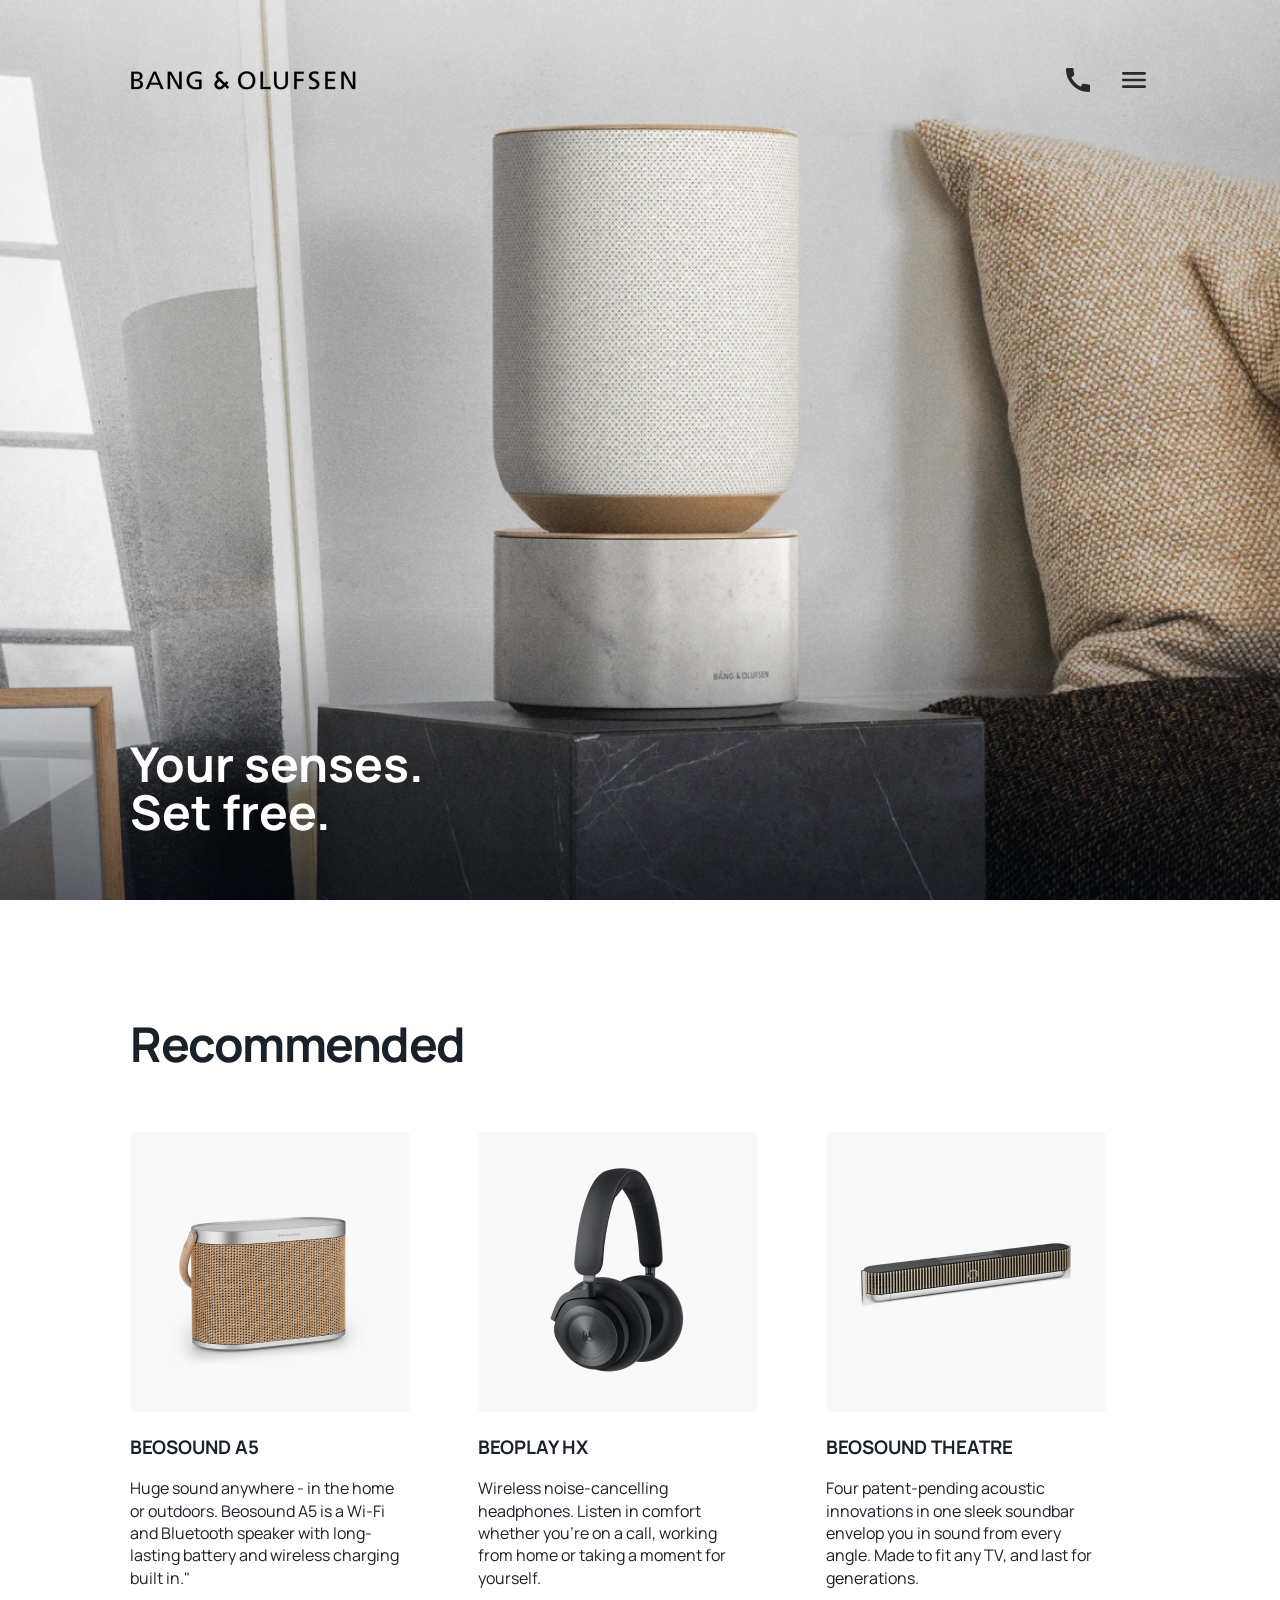
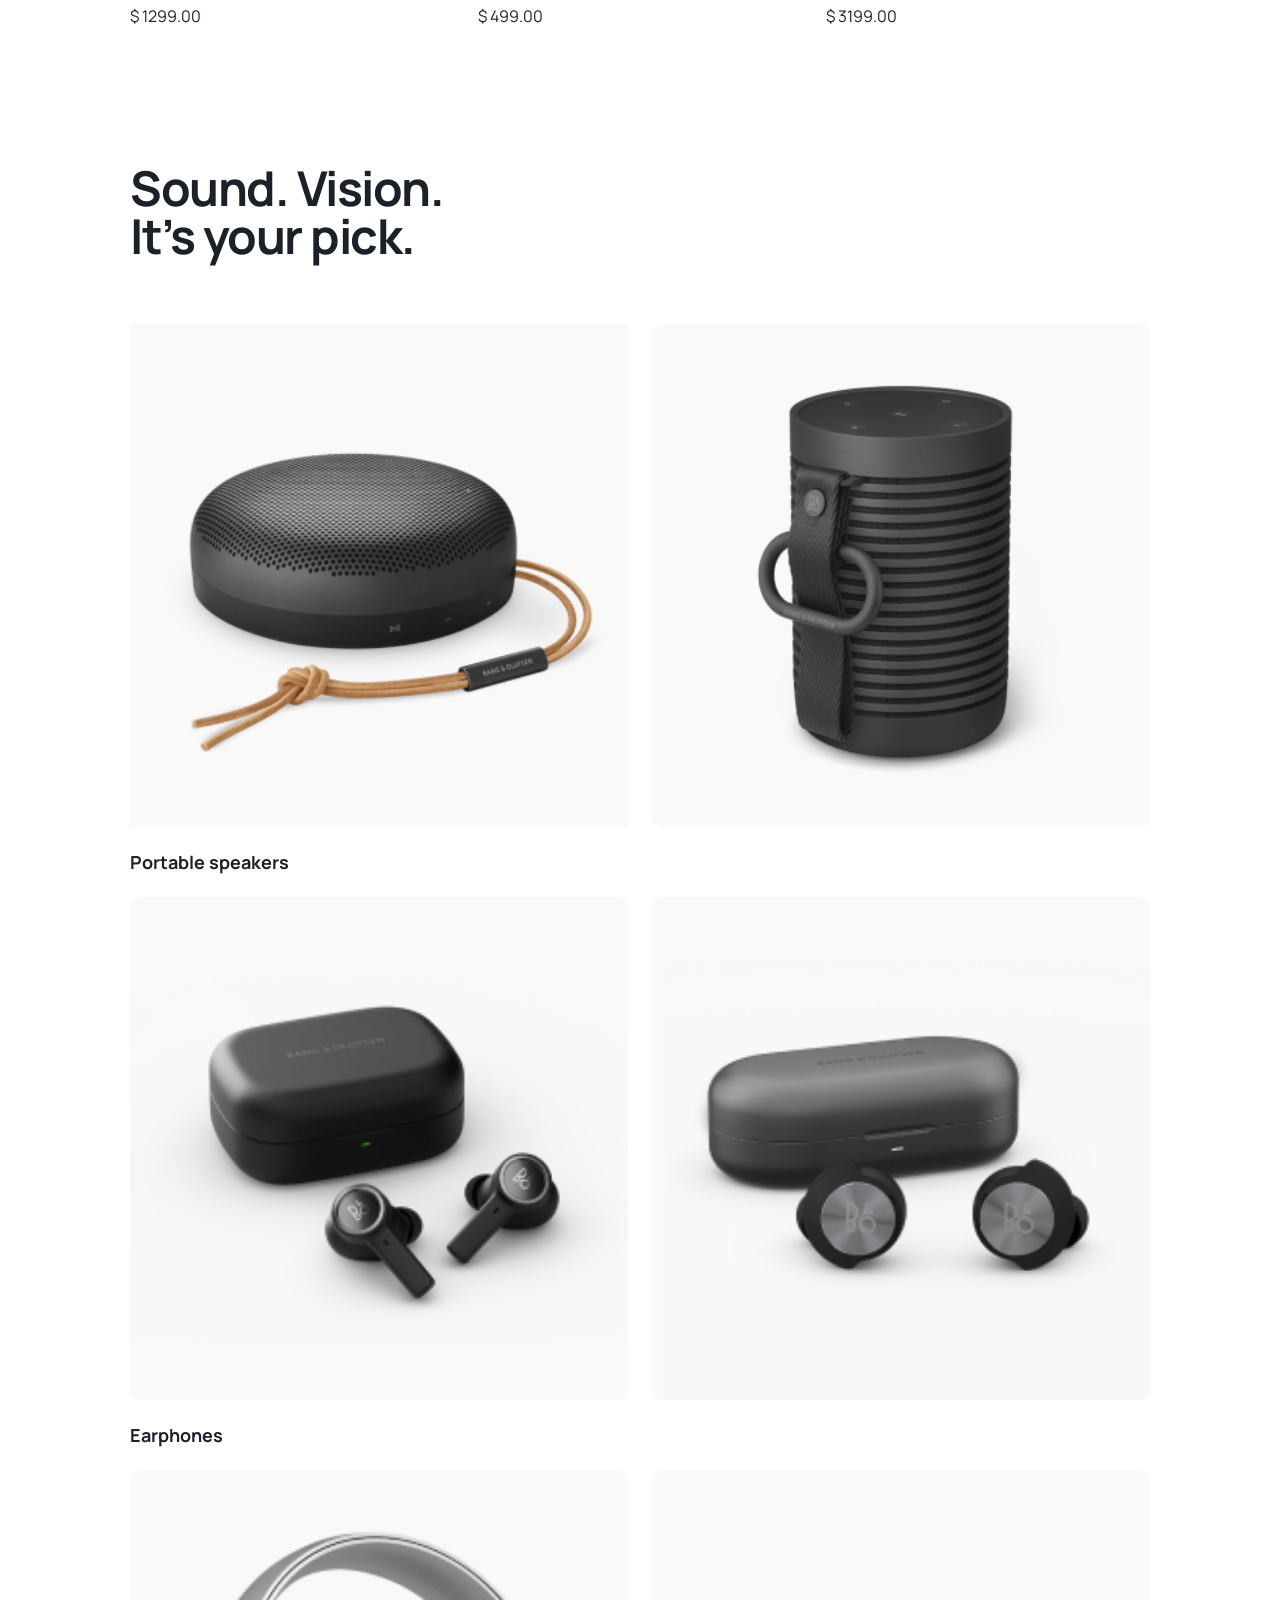
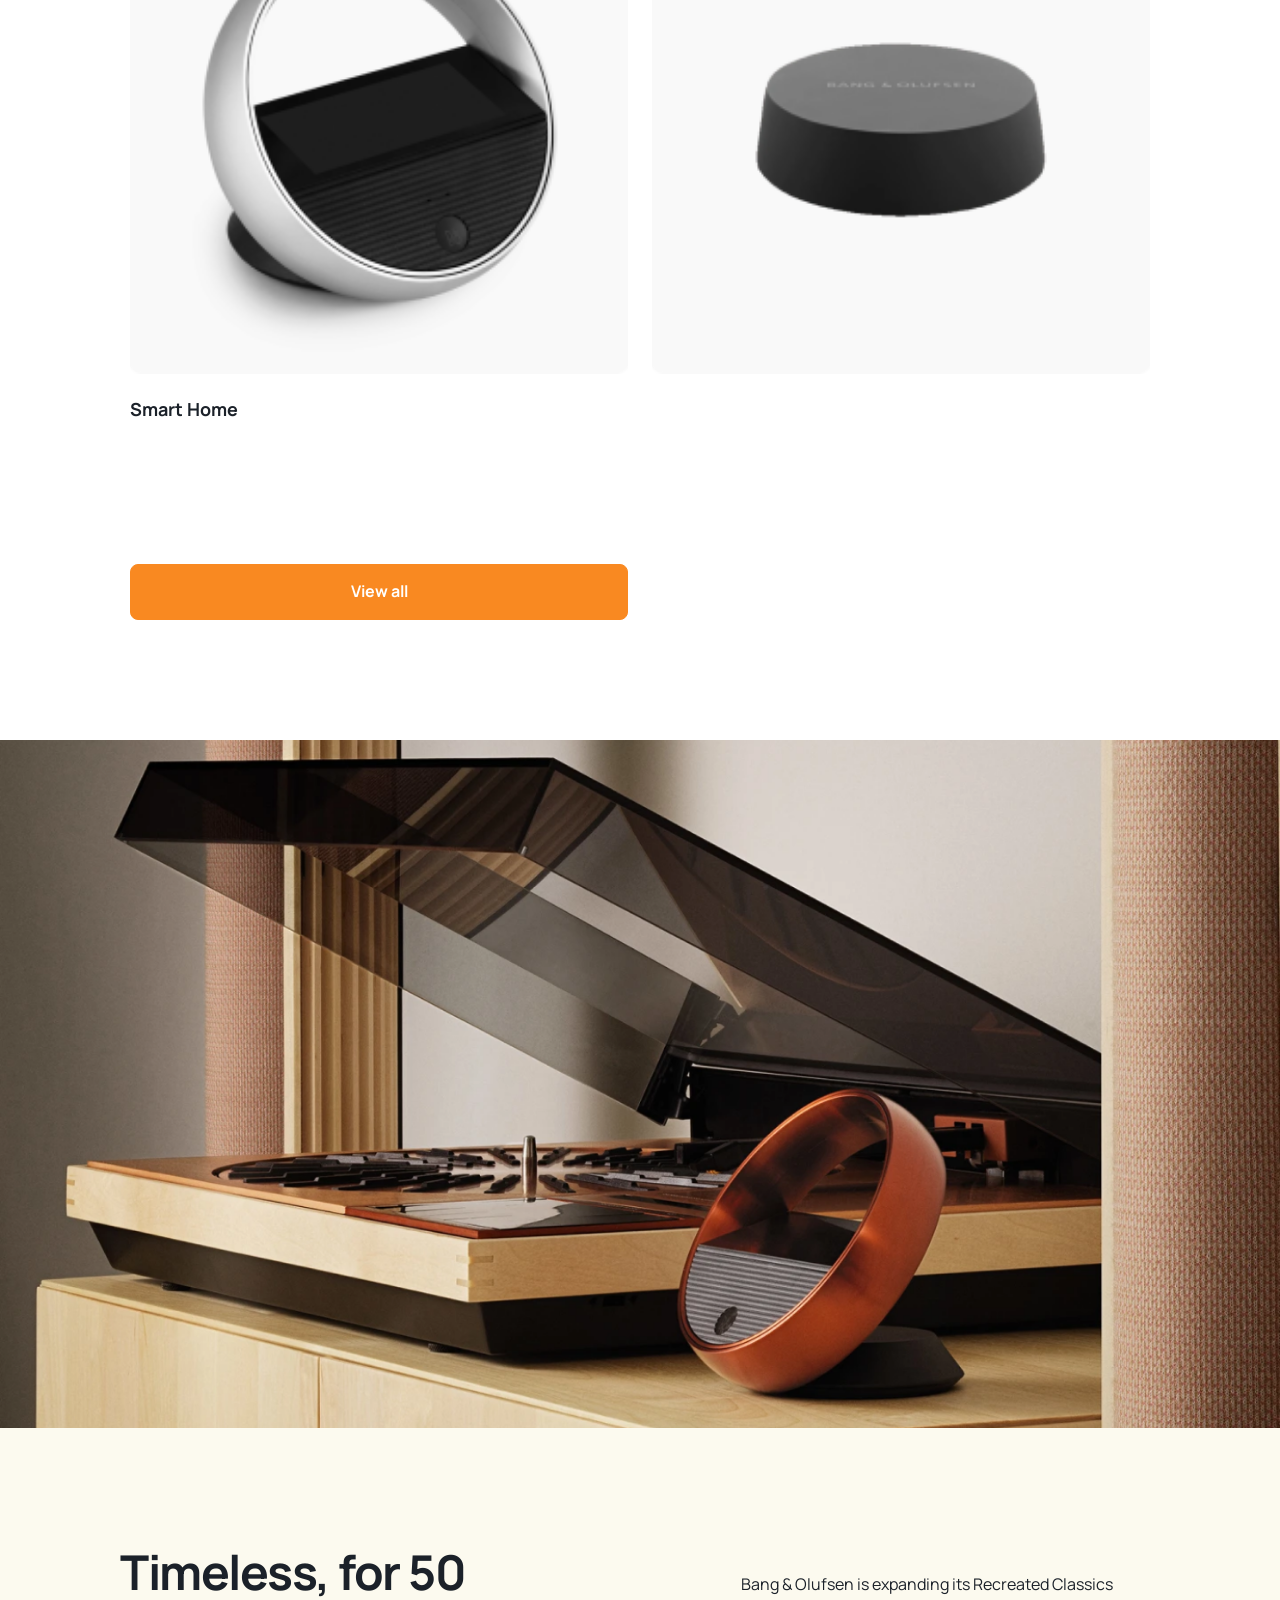
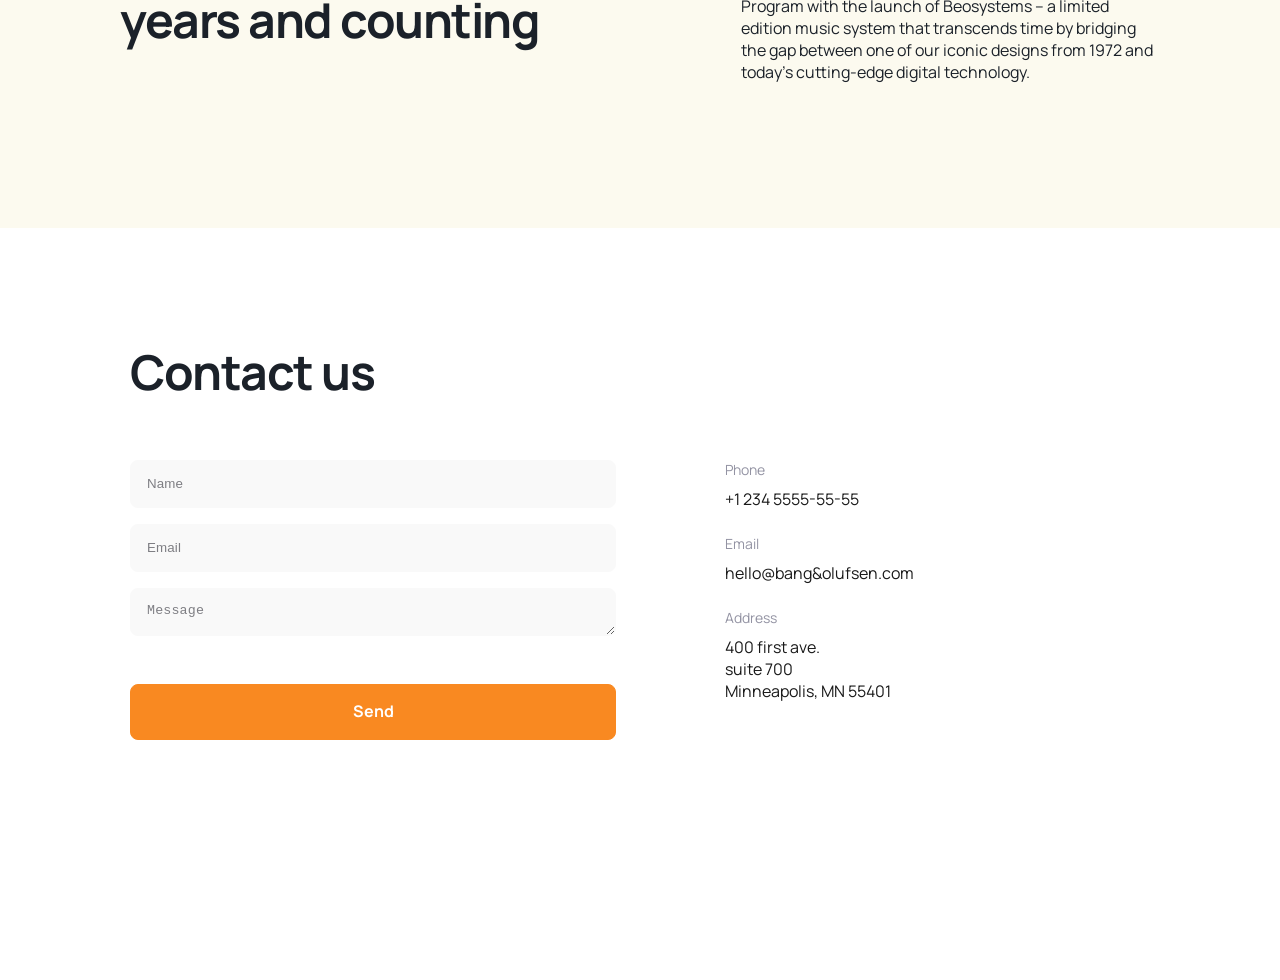
<file: index.html>
<!doctype html><html lang="en" class="page"><head><meta charset="utf-8"><meta name="viewport" content="width=device-width, initial-scale=1.0"><title>Landing Page</title><link rel="icon" type="images/png" sizes="32x32" href="favicon.e542bbfb.png"><link rel="preconnect" href="https://fonts.googleapis.com"><link rel="preconnect" href="https://fonts.gstatic.com"><link href="https://fonts.googleapis.com/css2?family=Manrope:wght@400;700&display=swap" rel="stylesheet"><link rel="stylesheet" href="index.b18dd64e.css"><script src="index.cabb280d.js" defer></script></head><body class="page__body"> <header class="header"> <div class="container"> <div class="header__content"> <div class="top-bar"> <a href="#" class="top-bar__logo-link"> <img src="Logo.b8c11e5e.png" alt="Bose logo" class="top-bar__logo"> </a> <div class="top-bar__icons"> <a href="tel:+1 234 5555-55-55" class="icon icon--phone"></a> <a href="#menu" class="icon icon--menu"></a> </div> </div> <div class="header__bottom"> <h1 class="header__title"> Your senses. <br> Set free. </h1> </div> </div> </div> </header> <aside class="menu page__menu" id="menu"> <div class="container"> <div class="menu__top top-bar"> <a href="#" class="top-bar__logo-link"> <img src="Logo.b8c11e5e.png" alt="Bose logo" class="top-bar__logo"> </a> <a href="#" class="icon icon--close"></a> </div> <div class="menu__bottom"> <nav class="menu__nav nav"> <ul class="nav__list"> <li class="nav__item"> <a class="nav__link" href="#recommended">Recommended</a> </li> <li class="nav__item"> <a class="nav__link" href="#categories">Categories</a> </li> <li class="nav__item"> <a class="nav__link" href="#about-us">About us</a> </li> <li class="nav__item"> <a class="nav__link" href="#contact">Contact us</a> </li> </ul> </nav> <a href="tel:+1 234 5555-55-55" class="menu__phone-number"> +1 234 5555-55-55 </a> <a href="tel:+1 234 5555-55-55" class="menu__call-to-order"> Call to order </a> </div> </div> </aside> <main class="main"> <div class="container"> <div class="main__content"> <section class="recommended" id="recommended"> <h2 class="section-title">Recommended</h2> <div class="recommended__products"> <article class="product recommended__product"> <img src="Image-BEOSOUND%20A5.f202294a.png" alt="BEOSOUND A5" class="recommended__product_photo"> <h3 class="product_title">BEOSOUND A5</h3> <p class="product_content">Huge sound anywhere - in the home <br> or outdoors. Beosound A5 is a Wi-Fi <br> and Bluetooth speaker with long- <br> lasting battery and wireless charging <br> built in." </p> <p class="product_price">$ 1299.00</p> </article> <article class="product recommended__product"> <img src="Image-BEOPLAY%20HX.ebe724c9.png" alt="BEOPLAY HX" class="recommended__product_photo"> <h3 class="product_title">BEOPLAY HX</h3> <p class="product_content">Wireless noise-cancelling <br> headphones. Listen in comfort <br> whether you're on a call, working <br> from home or taking a moment for <br> yourself. </p> <p class="product_price">$ 499.00</p> </article> <article class="product recommended__product"> <img src="Image-BEOSOUND%20THEATRE.cd86ad6c.png" alt="BEOSOUND THEATRE" class="recommended__product_photo"> <h3 class="product_title">BEOSOUND THEATRE</h3> <p class="product_content">Four patent-pending acoustic <br> innovations in one sleek soundbar <br> envelop you in sound from every <br> angle. Made to fit any TV, and last for <br>generations. </p> <p class="product_price">$ 3199.00</p> </article> </div> </section> <section class="categories" id="categories"> <h2 class="section-title"> Sound. Vision. <br> It’s your pick. </h2> <div class="categories__wrapper"> <article class="category"> <div class="category__photos"> <div class="category__link category__link--left"> <img class="category__photo" src="Image%20Portable%20speakers-left1.5dabeb02.png" alt="Portable speakers"> </div> <div class="category__link category__link--right"> <img class="category__photo" src="Image%20Portable%20speakers-right2.fc802775.png" alt="Portable speakers"> </div> </div> <h3 class="category__title">Portable speakers</h3> <div class="category__photos"> <div class="category__link category__link--left"> <img class="category__photo" src="Image%20Earphones-left1.9a048771.png" alt="Earphones"> </div> <div class="category__link category__link--right"> <img class="category__photo" src="Image%20Earphones-right1.6e74ba02.png" alt="Earphones"> </div> </div> <h3 class="category__title">Earphones</h3> <div class="category__photos"> <div class="category__link category__link--left"> <img class="category__photo" src="Image%20%20Smart%20Home-left1.e4311466.png" alt="Smart Home"> </div> <div class="category__link category__link--right"> <img class="category__photo" src="Image%20Smart%20Home-right1.7c70ab5b.png" alt="Smart Home"> </div> </div> <h3 class="category__title">Smart Home</h3> </article> </div> </section> </div> </div> <div class="buttons"> <a class="button">View all</a> </div> <section class="about-us" id="about-us"> <img src="Image-scale.e0e451a0.png" alt="about-us photo" class="about-us__photo"> <div class="about-us__info"> <h2 class="about-us__info--title section-title section-title--align--left"> Timeless, for 50 <br> years and counting </h2> <p class="about-us__info--description section-title--align--right"> Bang & Olufsen is expanding its Recreated Classics Program with the launch of Beosystems – a limited edition music system that transcends time by bridging the gap between one of our iconic designs from 1972 and today’s cutting-edge digital technology. </p> </div> </section> <section class="contact" id="contact"> <h2 class="section-title">Contact us</h2> <div class="contact__wrapper"> <div class="contact__wrapper--left"> <form class="contact__form"> <input type="text" class="contact__form__input" placeholder="Name" required> <input type="email" class="contact__form__input" placeholder="Email" required> <textarea class="contact__form__textarea" placeholder="Message" required></textarea> </form> <div class="contact__buttons"> <a class="contact__buttons__button">Send</a> </div> </div> <div class="contact__wrapper--right"> <div class="contact__block"> <p class="contact__block__item"> <span class="contact__block__label">Phone</span> <span class="contact__block__content">+1 234 5555-55-55</span> </p> <p class="contact__block__item"> <span class="contact__block__label">Email</span> <span class="contact__block__content">hello@bang&olufsen.com</span> </p> <p class="contact__block__item"> <span class="contact__block__label">Address</span> <span class="contact__block__content"> 400 first ave. <br> suite 700 <br>Minneapolis, MN 55401 </span> </p> </div> </div> </div> </section> </main> <footer class="footer"></footer> </body></html>
</file>
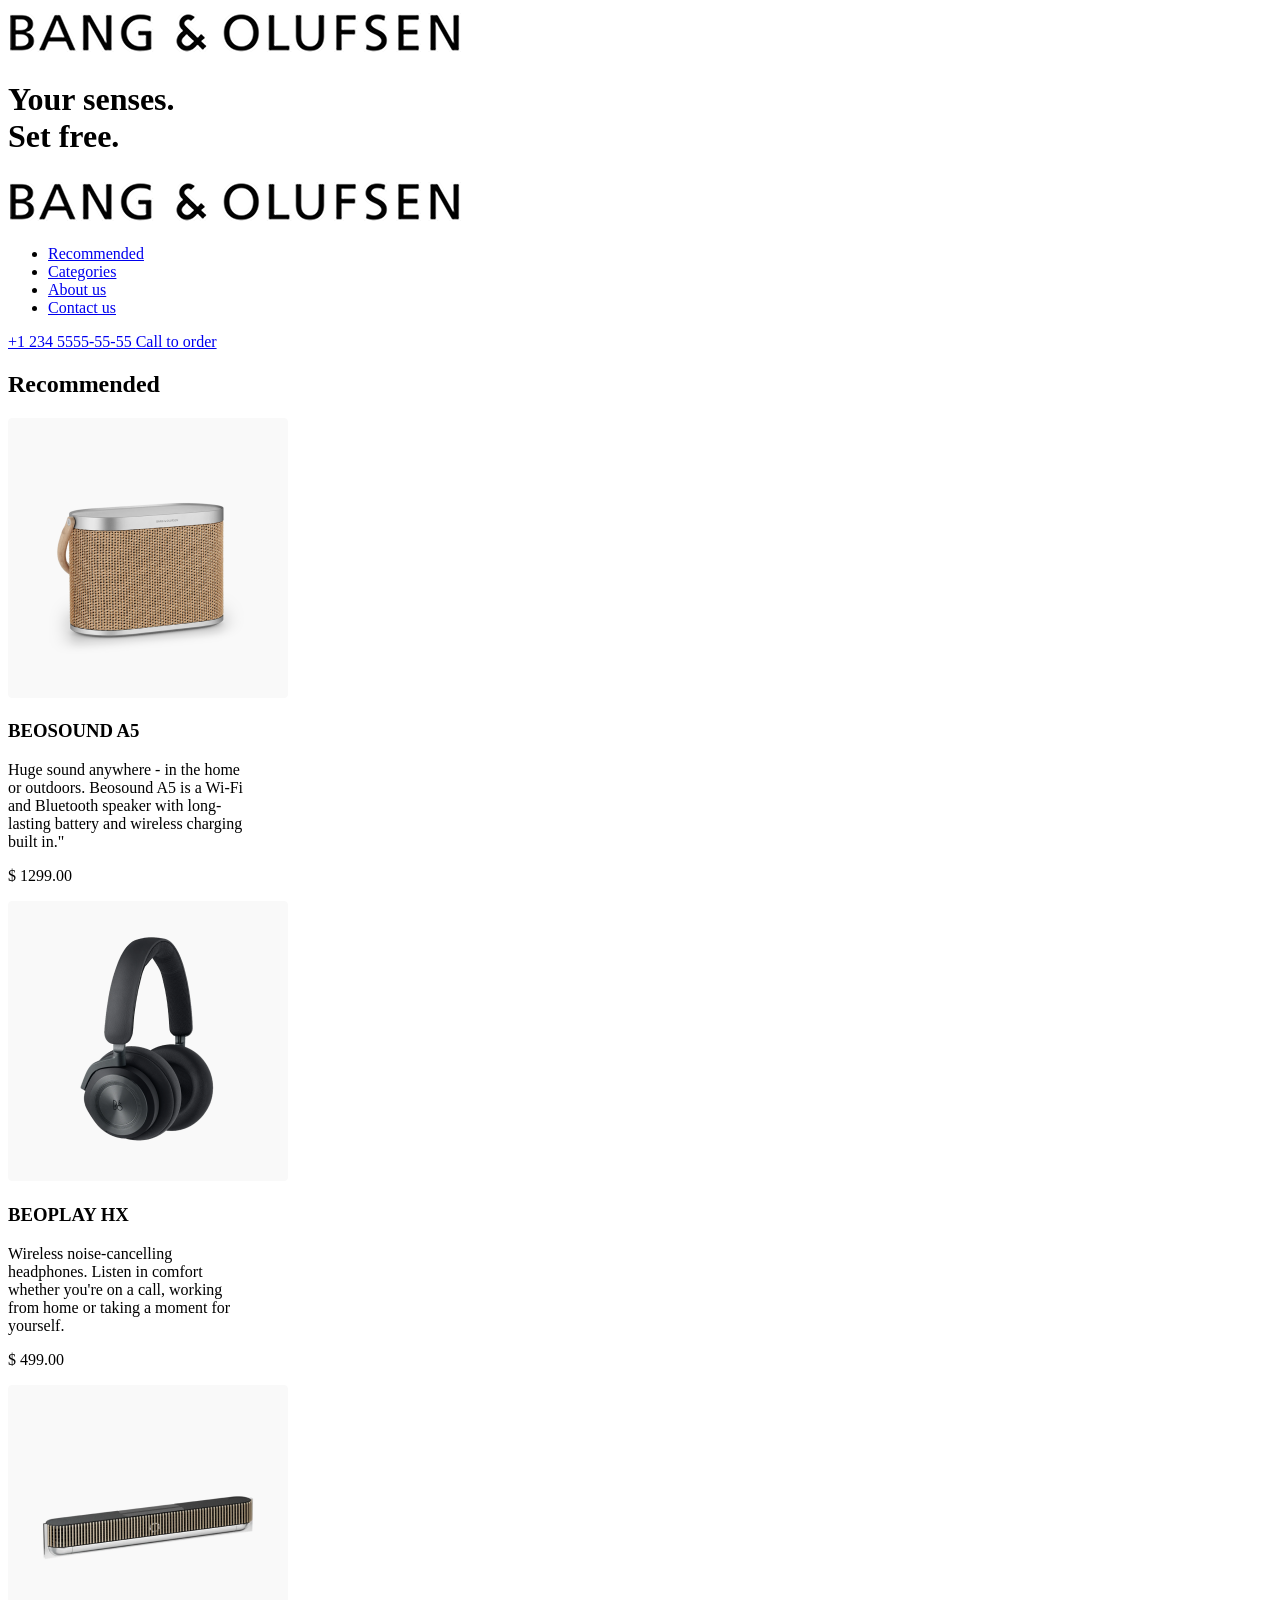
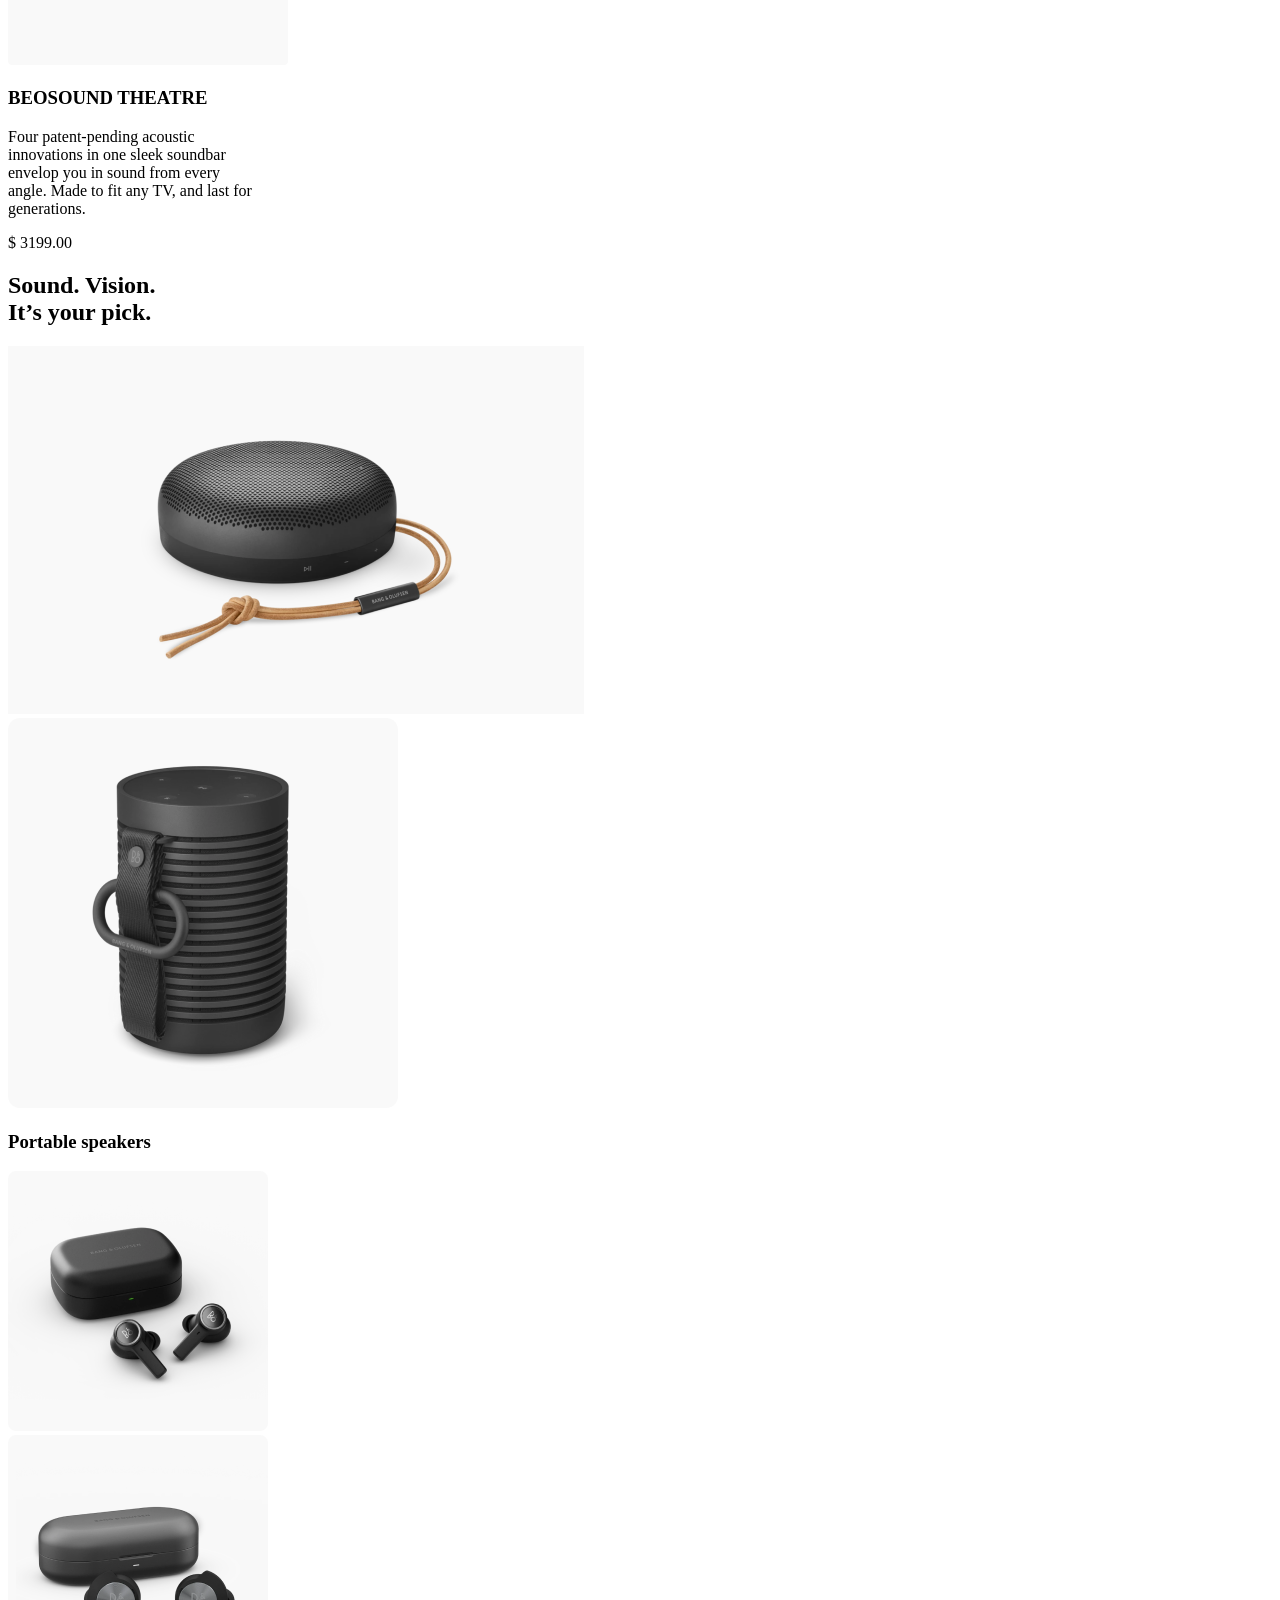
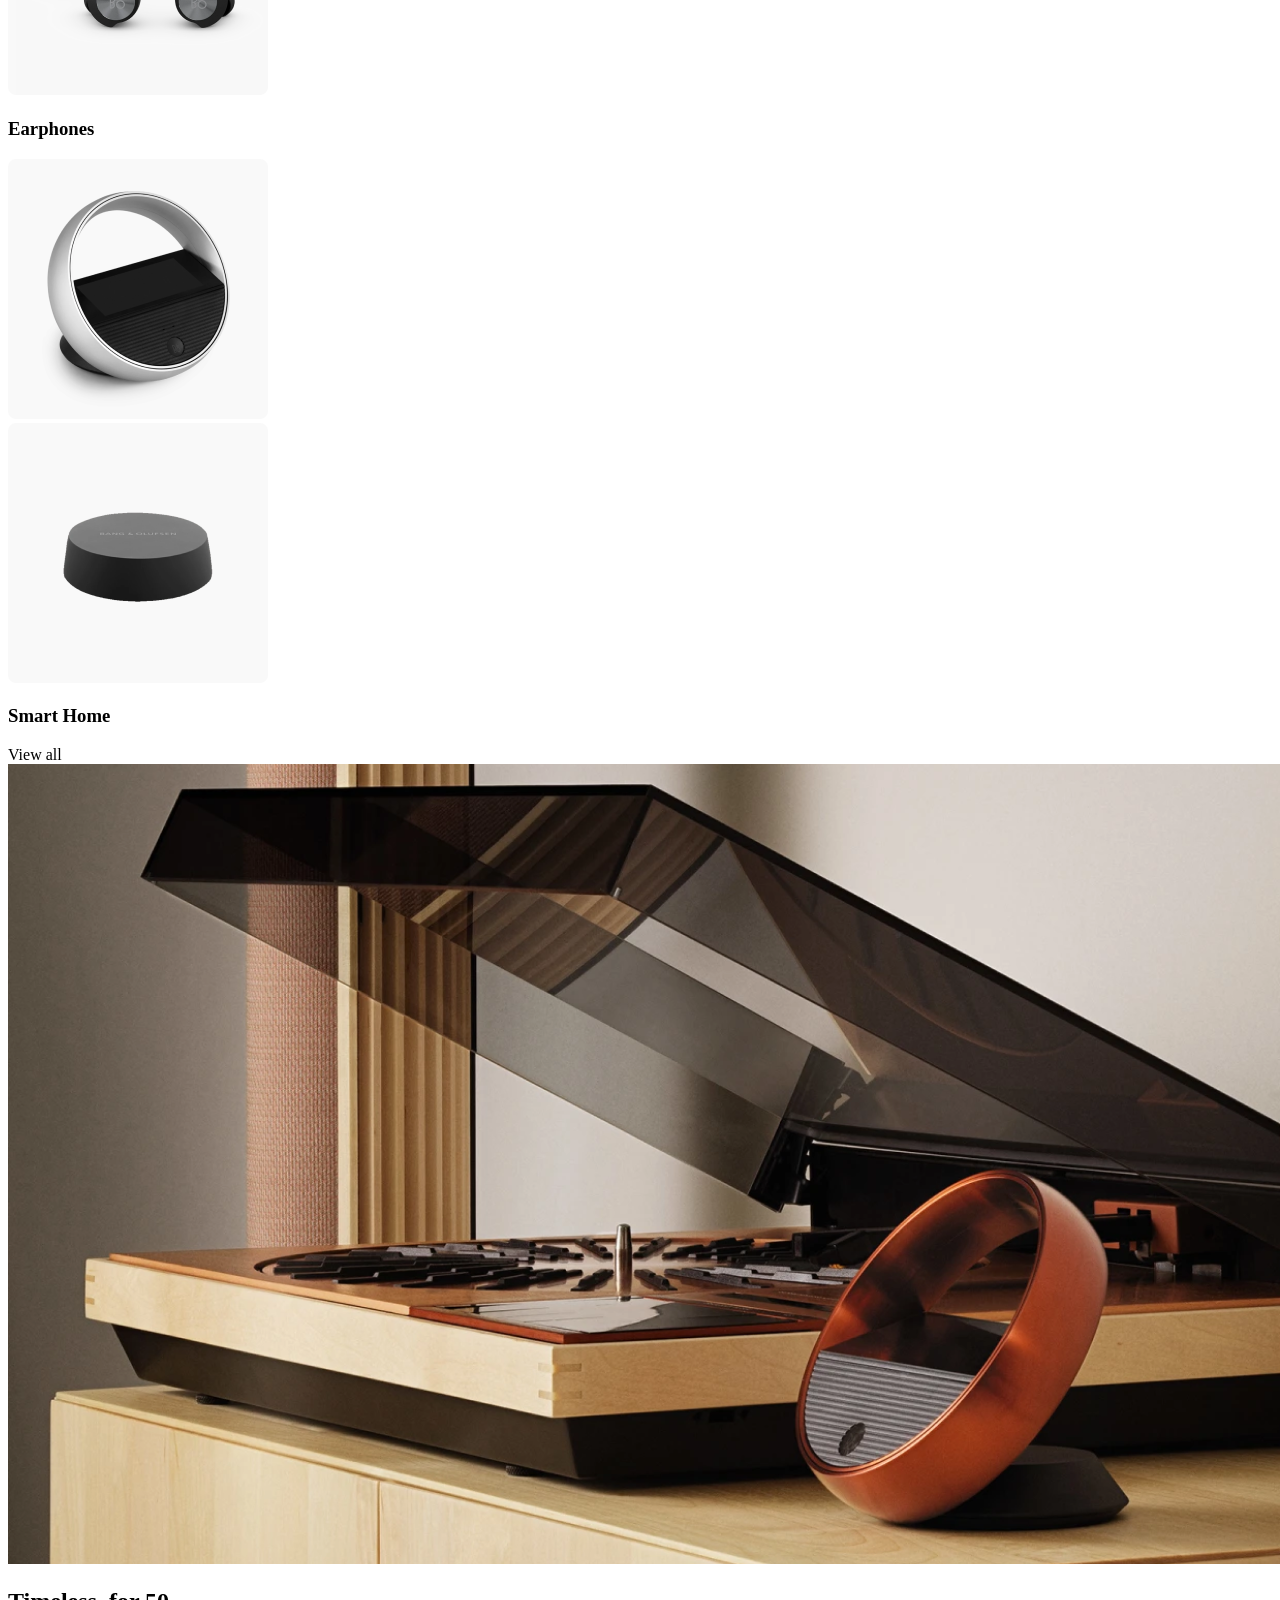
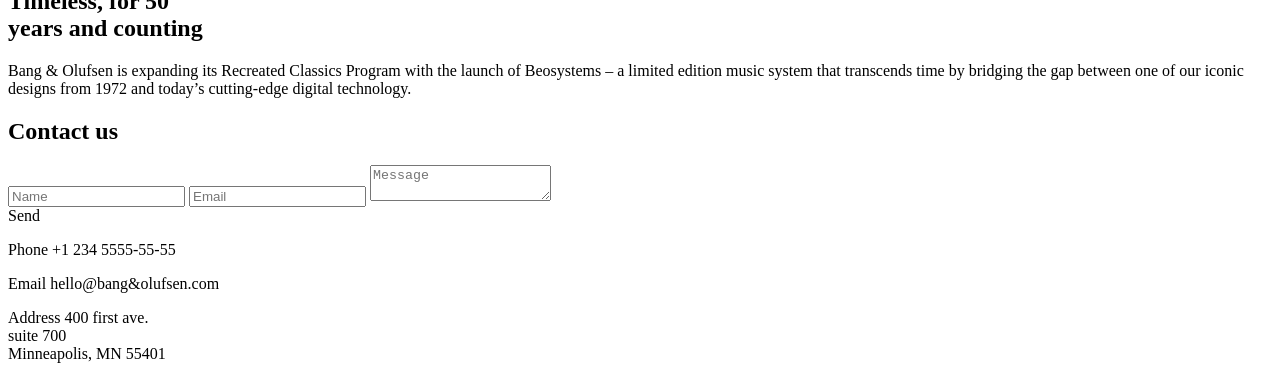
<file: src/index.html>
<!-- #region head -->
<!doctype html>
<html lang="en" class="page">
  <head>
    <meta charset="UTF-8" />
    <meta
      name="viewport"
      content="width=device-width, initial-scale=1.0"
    />
    <title>Landing Page</title>
    <link rel="icon" type="images/png"
     sizes="32x32" href="images/favicon.png">
    <link rel="preconnect" href="https://fonts.googleapis.com">
    <link rel="preconnect" href="https://fonts.gstatic.com">
    <link href="https://fonts.googleapis.com/css2?family=Manrope:wght@400;700&display=swap" rel="stylesheet">
    <link
      rel="stylesheet"
      href="./styles/main.scss"
    />
    <script
      src="scripts/main.js"
      defer
    ></script>
  </head>
  <!-- #endregion -->
  <body class="page__body">
    <header class="header">
      <div class="container">
        <div class="header__content">
          <div class="top-bar">
            <a href="#" class="top-bar__logo-link">
              <img src="images/Logo.png" alt="Bose logo"
           class="top-bar__logo">
            </a>
            <div class="top-bar__icons">
              <a href="tel:+1 234 5555-55-55" class="icon icon--phone"></a>
              <a href="#menu" class="icon icon--menu"></a>
            </div>
          </div>
          <div class="header__bottom">
            <h1 class="header__title">
          Your senses.
              <br>
          Set free.
            </h1>
          </div>
        </div>
      </div>
    </header>

    <aside class="page__menu menu" id="menu">
      <div class="container">
        <div class="top-bar menu__top">
          <a href="#" class="top-bar__logo-link">
            <img src="images/Logo.png" alt="Bose logo"
          class="top-bar__logo">
          </a>

          <a href="#" class="icon icon--close"></a>
        </div>
        <div class="menu__bottom">
          <nav class="nav menu__nav">
            <ul class="nav__list">
              <li class="nav__item">
                <a class="nav__link" href="#recommended">Recommended</a>
              </li>
              <li class="nav__item">
                <a class="nav__link" href="#categories">Categories</a>
              </li>
              <li class="nav__item">
                <a class="nav__link" href="#about-us">About us</a>
              </li>
              <li class="nav__item">
                <a class="nav__link" href="#contact">Contact us</a>
              </li>
            </ul>
          </nav>

          <a href="tel:+1 234 5555-55-55" class="menu__phone-number">
        +1 234 5555-55-55
          </a>

          <a href="tel:+1 234 5555-55-55" class="menu__call-to-order">
        Call to order
          </a>
        </div>
      </div>
    </aside>

    <main class="main">
      <div class="container">
        <div class="main__content">
          <section class="recommended" id="recommended">
            <h2 class="section-title">Recommended</h2>
            <div class="recommended__products">
              <article class="product recommended__product">
                <img src="images/product/Image-BEOSOUND A5.png"
            alt="BEOSOUND A5"
            class="recommended__product_photo"
          >
                <h3 class="product_title">BEOSOUND A5</h3>
                <p class="product_content">Huge sound anywhere - in the home
                  <br>
            or outdoors. Beosound A5 is a Wi-Fi
                  <br>
            and Bluetooth speaker with long-
                  <br>
            lasting battery and wireless charging
                  <br>
            built in."
                </p>
                <p class="product_price">$ 1299.00</p>
              </article>
              <article class="product recommended__product">
                <img src="images/product/Image-BEOPLAY HX.png"
            alt="BEOPLAY HX"
            class="recommended__product_photo"
            >
                <h3 class="product_title">BEOPLAY HX</h3>
                <p class="product_content">Wireless noise-cancelling
                  <br>
              headphones. Listen in comfort
                  <br>
              whether you're on a call, working
                  <br>
              from home or taking a moment for
                  <br>
              yourself.
                </p>
                <p class="product_price">$ 499.00</p>
              </article>
              <article class="product recommended__product">
                <img src="images/product/Image-BEOSOUND THEATRE.png"
            alt="BEOSOUND THEATRE"
            class="recommended__product_photo"
            >
                <h3 class="product_title">BEOSOUND THEATRE</h3>
                <p class="product_content">Four patent-pending acoustic
                  <br>
              innovations in one sleek soundbar
                  <br>
              envelop you in sound from every
                  <br>
              angle. Made to fit any TV, and last for
                  <br>generations.
                </p>
                <p class="product_price">$ 3199.00</p>
              </article>
            </div>
          </section>

          <section class="categories" id="categories">
            <h2 class="section-title">
              Sound. Vision.
              <br>
              It’s your pick.
            </h2>
            <div class="categories__wrapper">
              <article class="category">
                <div class="category__photos">
                  <div class="category__link category__link--left">
                    <img
                    class="category__photo"
                    src="images/images-product/Image Portable speakers-left1.png"
                    alt="Portable speakers"
                    >
                  </div>
                  <div class="category__link category__link--right">
                    <img
                    class="category__photo"
                    src="images/images-product/Image Portable speakers-right2.png"
                    alt="Portable speakers"
                    >
                  </div>
                </div>
                <h3 class="category__title">Portable speakers</h3>
                <div class="category__photos">
                  <div class="category__link category__link--left">
                    <img
                    class="category__photo"
                    src="images/images-product/Image Earphones-left1.png"
                    alt="Earphones"
                    >
                  </div>
                  <div class="category__link category__link--right">
                    <img
                    class="category__photo"
                    src="images/images-product/Image Earphones-right1.png"
                    alt="Earphones"
                    >
                  </div>
                </div>
                <h3 class="category__title">Earphones</h3>

                <div class="category__photos">
                  <div class="category__link category__link--left">
                    <img
                  class="category__photo"
                  src="images/images-product/Image  Smart Home-left1.png"
                  alt="Smart Home"
                  >
                  </div>
                  <div class="category__link category__link--right">
                    <img
                  class="category__photo"
                  src="images/images-product/Image Smart Home-right1.png"
                  alt="Smart Home"
                  >
                  </div>
                </div>
                <h3 class="category__title">Smart Home</h3>
              </article>
            </div>
          </section>
        </div>
      </div>
      <div class="buttons">
        <a class="button">View all</a>
      </div>
      <section class="about-us" id="about-us">
        <img src="images/Image-scale.png" alt="about-us photo"
        class="about-us__photo">
        <div class="about-us__info">
          <h2 class="
            about-us__info--title
            section-title
            section-title--align--left
            ">
            Timeless, for 50
            <br>
            years and counting
          </h2>
          <p class="about-us__info--description section-title--align--right">
              Bang & Olufsen is expanding its Recreated Classics Program with the launch of Beosystems – a limited edition music system that transcends time by bridging the gap between one of our iconic designs from 1972 and today’s cutting-edge digital technology.
          </p>
        </div>
      </section>

      <section class="contact" id="contact">
        <h2 class="section-title">Contact us</h2>
        <div class="contact__wrapper">
          <div class="contact__wrapper--left">
            <form class="contact__form">
              <input type="text" class="contact__form__input"
               placeholder="Name" required>
              <input type="email" class="contact__form__input"
               placeholder="Email" required>
              <textarea class="contact__form__textarea"
               placeholder="Message" required></textarea>
            </form>
            <div class="contact__buttons">
              <a class="contact__buttons__button">Send</a>
            </div>
          </div>
          <div class="contact__wrapper--right">
            <div class="contact__block">
              <p class="contact__block__item">
                <span class="contact__block__label">Phone</span>
                <span class="contact__block__content">+1 234 5555-55-55</span>
              </p>
              <p class="contact__block__item">
                <span class="contact__block__label">Email</span>
                <span class="contact__block__content">hello@bang&olufsen.com</span>
              </p>
              <p class="contact__block__item">
                <span class="contact__block__label">Address</span>
                <span class="contact__block__content">
              400 first ave.
                  <br>
              suite 700
                  <br>Minneapolis, MN 55401
                </span>
              </p>
            </div>
          </div>
        </div>
      </section>
    </main>

    <footer class="footer"></footer>
  </body>
</html>
</file>
<file: index.b18dd64e.css>
.container{padding-left:20px;padding-right:20px}@media (min-width:576px){.container{padding-left:72px;padding-right:72px}}@media (min-width:1024px){.container{max-width:1020px;margin-left:auto;margin-right:auto;padding-left:120px;padding-right:120px}}.product__photo{width:100%}.contact{padding:64px 20px;font-size:14px;font-weight:400;line-height:20px;display:grid}@media (min-width:576px){.contact{padding:120px 72px}}@media (min-width:1024px){.contact{max-width:1020px;margin-left:auto;margin-right:auto;padding:120px}}.contact__wrapper{grid-template-columns:repeat(2,1fr);column-gap:20px;display:grid}@media (min-width:576px){.contact__wrapper{grid-template-columns:repeat(6,1fr);column-gap:24px}}@media (min-width:1024px){.contact__wrapper{grid-template-columns:repeat(12,1fr)}}.contact__wrapper--left{grid-column:1/-1}@media (min-width:1024px){.contact__wrapper--left{grid-column:1/7;-ms-flex-item-align:start;align-self:start}}.contact__wrapper--right{grid-column:1/-1}@media (min-width:1024px){.contact__wrapper--right{grid-column:8/span 6}}.contact__form{-ms-flex-direction:column;flex-direction:column;-ms-flex-align:start;align-items:flex-start;display:-ms-flexbox;display:flex}.contact__form__input,.contact__form__textarea{box-sizing:border-box;letter-spacing:.15px;color:#7e7e83;background-color:#f9f9f9;border:1px solid #f9f9f9;border-radius:8px;-ms-flex-positive:0;flex-grow:0;width:100%;height:48px;margin-bottom:16px;padding:14px 16px}.contact__form__input__textarea,.contact__form__textarea__textarea{resize:vertical;min-height:148px}.contact__form__input::placeholder{color:inherit;font-weight:400}.contact__form__input::placeholder{color:inherit;font-weight:400}.contact__form__textarea::placeholder{color:inherit;font-weight:400}.contact__form__textarea::placeholder{color:inherit;font-weight:400}.contact__form__input:hover,.contact__form__textarea:hover{color:#444343;border:2px solid #b3afaf}.contact__form__input:focus,.contact__form__textarea:focus{border:2px solid #f98921;outline:none}.contact__buttons{-ms-flex-pack:start;justify-content:flex-start;padding-top:32px;padding-bottom:48px;display:-ms-flexbox;display:flex}@media (min-width:576px){.contact__buttons{padding-bottom:80px}}@media (min-width:1024px){.contact__buttons{padding-bottom:120px}}.contact__buttons__button{box-sizing:border-box;color:#fff;cursor:pointer;background-color:#f98921;border:1px solid #f98921;border-radius:8px;-ms-flex-pack:center;justify-content:center;-ms-flex-align:center;align-items:center;width:100%;height:56px;font-size:16px;font-weight:700;line-height:27px;text-decoration:none;transition:background-color .3s;display:-ms-flexbox;display:flex}.contact__buttons__button:hover{color:#fff;background-color:#1b2129;border:1px solid #1b2129}@media (min-width:1024px){.contact__buttons__button{width:498px}}.contact__block{-ms-flex-direction:column;flex-direction:column;-ms-flex-align:start;align-items:flex-start;gap:24px;display:-ms-flexbox;display:flex}.contact__block__item{-ms-flex-direction:column;flex-direction:column;gap:8px;margin:0;display:-ms-flexbox;display:flex}.contact__block__label{color:#9393a3;padding:0}.contact__block__content{color:#191919;font-size:16px;line-height:22px}.buttons{-ms-flex-pack:start;justify-content:flex-start;padding-bottom:96px;padding-left:20px;padding-right:20px;display:-ms-flexbox;display:flex}@media (min-width:576px){.buttons{padding-left:72px;padding-right:72px}}@media (min-width:1024px){.buttons{max-width:1020px;margin-left:auto;margin-right:auto;padding-left:120px;padding-right:120px}}@media (min-width:576px){.buttons{padding-bottom:120px}}.buttons .button{box-sizing:border-box;color:#fff;cursor:pointer;background-color:#f98921;border:1px solid #f98921;border-radius:8px;-ms-flex-pack:center;justify-content:center;-ms-flex-align:center;align-items:center;width:100%;height:56px;font-size:16px;font-weight:700;line-height:27px;text-decoration:none;transition:background-color .3s;display:-ms-flexbox;display:flex}.buttons .button:hover{color:#fff;background-color:#1b2129;border:1px solid #1b2129}@media (min-width:1024px){.buttons .button{width:498px}}.about-us{background-color:#fcfaef;width:100%}.about-us__photo{object-fit:cover;width:100%;max-width:100%;height:auto;display:block}@media (min-width:576px){.about-us__photo{max-width:none}}@media (min-width:1024px){.about-us__photo{max-width:none}}.about-us__info{grid-template-columns:repeat(2,1fr);-ms-flex-pack:center;justify-content:center;-ms-flex-align:center;align-items:center;column-gap:20px;padding:48px 20px;display:grid}@media (min-width:576px){.about-us__info{grid-template-columns:repeat(6,1fr);column-gap:24px}}@media (min-width:1024px){.about-us__info{grid-template-columns:repeat(12,1fr)}}@media (min-width:576px){.about-us__info{padding:120px 72px}}@media (min-width:1024px){.about-us__info{padding:120px}}.about-us__info--title{grid-column:1/-1;margin:0}@media (min-width:576px){.about-us__info--title{grid-column:1/3}}@media (min-width:1024px){.about-us__info--title{grid-column:span 6}}.about-us__info--description{grid-column:1/-1;margin:0;line-height:22px}@media (min-width:576px){.about-us__info--description{grid-column:4/7}}@media (min-width:1024px){.about-us__info--description{grid-column:8/13}}.about-us__info__title--align--right{font-size:16px;font-weight:400;line-height:22px}.categories__wrapper{row-gap:40px;display:grid}@media (min-width:576px){.categories__wrapper{row-gap:56px}}.category__photos{grid-template-columns:repeat(2,1fr);column-gap:20px;margin-bottom:16px;display:grid}@media (min-width:576px){.category__photos{grid-template-columns:repeat(6,1fr);column-gap:24px}}@media (min-width:1024px){.category__photos{grid-template-columns:repeat(12,1fr)}}@media (min-width:576px){.category__link{grid-column:span 3}}@media (min-width:1024px){.category__link{grid-column:span 6}}.category__photo{object-fit:cover;width:100%;height:100%}.category__title{white-space:nowrap;font-size:18px;font-weight:700;line-height:34px}.recommended__products{grid-template-columns:repeat(2,1fr);gap:40px 20px;display:grid}@media (min-width:576px){.recommended__products{grid-template-columns:repeat(6,1fr);column-gap:24px}}@media (min-width:1024px){.recommended__products{grid-template-columns:repeat(12,1fr)}}.recommended__product{grid-column:1/-1}@media (min-width:576px){.recommended__product{grid-column:2/-2}}@media (min-width:1024px){.recommended__product{grid-column:span 4}}.recommended__product_photo{transition:transform .3s}.recommended__product_photo:hover{transform:scale(1.2)}.section-title{letter-spacing:-1.5px;margin:0 0 48px;font-size:32px;font-weight:700;line-height:100%}@media (min-width:576px){.section-title{margin-bottom:64px;font-size:40px}}@media (min-width:1024px){.section-title{font-size:48px}}.section-title__title--align--right{font-size:16px;font-weight:400;line-height:22px}.main{background-color:#fff}.main__content{row-gap:96px;padding-top:96px;padding-bottom:96px;display:grid}@media (min-width:576px){.main__content{row-gap:120px;padding-top:120px;padding-bottom:120px}}.page{color:#1b2129;scroll-behavior:smooth;font-family:Manrope,sans-serif;font-size:16px;line-height:22.4px}.page__body{min-width:320px;margin:0}.page__menu{opacity:0;pointer-events:none;transition:all .3s;position:fixed;top:0;left:0;right:0;transform:translate(-100%)}.page__menu:target{opacity:1;pointer-events:all;transform:translate(0)}.header{background-image:url(header-bg-mobile.758ca939.png);background-position:50%;background-size:cover}.header__content{-ms-flex-direction:column;flex-direction:column;-ms-flex-pack:justify;justify-content:space-between;height:100vh;display:-ms-flexbox;display:flex}.header__title{color:#fff;margin:0;font-family:Manrope,sans-serif;font-size:36px;font-weight:700;line-height:48px}@media (min-width:576px){.header__title{font-size:48px}}.header__bottom{padding-bottom:40px}@media (min-width:576px){.header__bottom{padding-bottom:64px}}.menu{box-sizing:border-box;background-color:#fff;height:100vh;font-weight:700}.menu__top{margin-bottom:40px}@media (min-width:576px){.menu__top{margin-bottom:0}}.menu__nav{margin-bottom:40px}.menu__phone-number{color:inherit;margin-bottom:16px;font-size:16px;line-height:22px;text-decoration:none;display:block}.menu__call-to-order{letter-spacing:2px;color:inherit;border-bottom:1px solid #1b2129;width:fit-content;padding:7px;font-size:16px;line-height:22px;text-decoration:none;display:block}.nav__list{-ms-flex-direction:column;flex-direction:column;gap:32px;margin:0;padding:0;list-style:none;display:-ms-flexbox;display:flex}.nav__link{color:inherit;letter-spacing:1px;font-size:22px;line-height:22px;text-decoration:none;position:relative}.nav__link:after{content:"";transform-origin:0;background-color:#1b2129;width:100%;height:1px;transition:transform .3s;display:block;position:absolute;bottom:-8px;transform:scale(0)}.nav__link:hover:after{transform:scale(1)}.icon{background-position:50%;background-size:cover;width:24px;height:24px;transition:transform .3s;display:block}.icon:hover{transform:scale(1.2)}@media (min-width:576px){.icon{width:32px;height:32px}}.icon--phone{background-image:url(Icon-Phone-call.d181234c.svg)}.icon--menu{background-image:url(Icon-Burger-menu.fd26e13d.svg)}.icon--menu:hover{background-image:url(Icon-Burger-menu-hover.535f3edf.svg)}.icon--close{background-image:url(Icon-Close.31bb77d6.svg)}.top-bar{-ms-flex-pack:justify;justify-content:space-between;-ms-flex-align:center;align-items:center;padding-top:24px;padding-bottom:24px;display:-ms-flexbox;display:flex}@media (min-width:576px){.top-bar{padding-top:64px;padding-bottom:64px}}.top-bar__icons{gap:24px;display:-ms-flexbox;display:flex}.top-bar__logo-link{display:-ms-flexbox;display:flex}.top-bar__logo{height:16px;transition:transform .3s}.top-bar__logo:hover{transform:scale(1.2)}@media (min-width:576px){.top-bar__logo{height:24px}}
/*# sourceMappingURL=index.b18dd64e.css.map */
</file>
